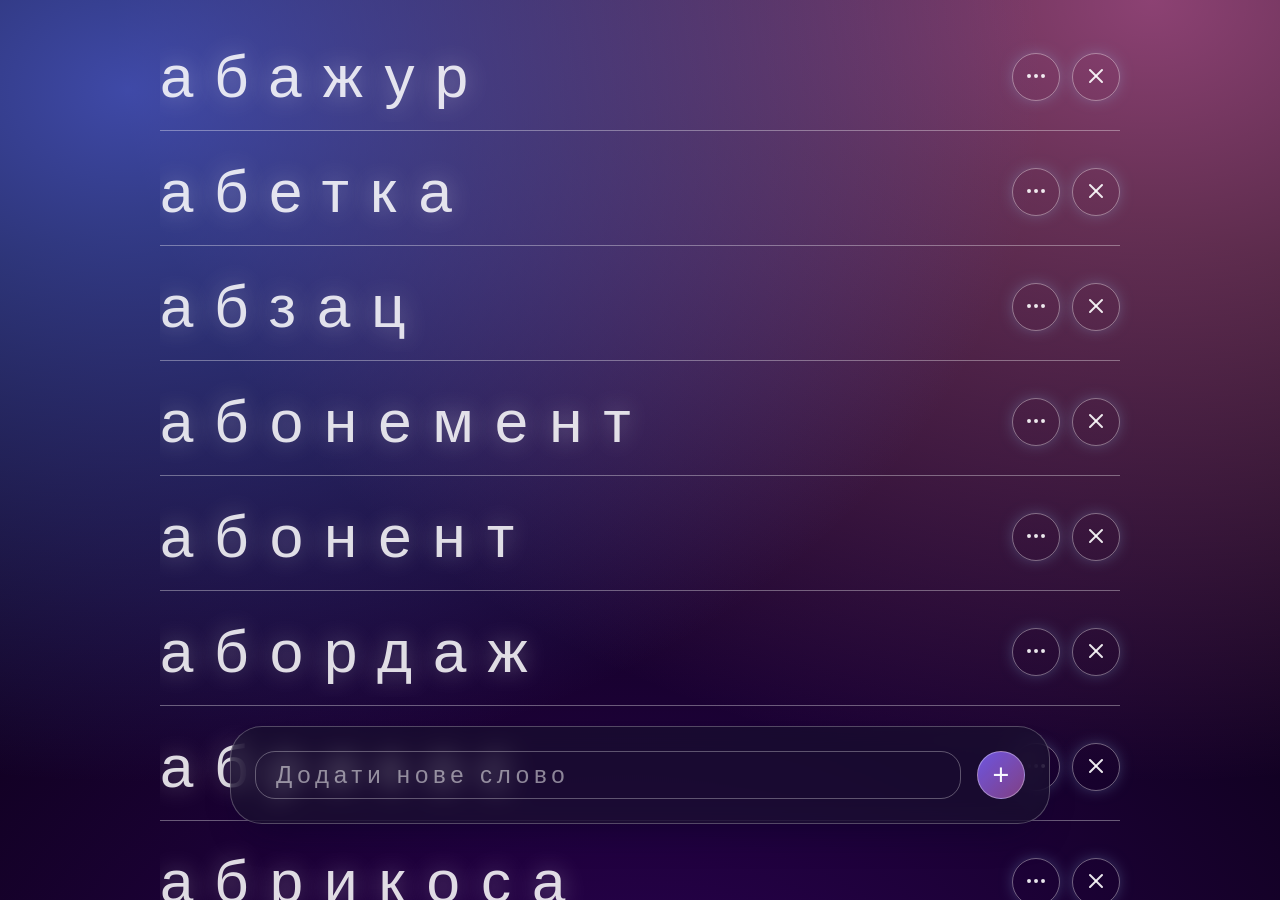
<file: admin.html>
<!DOCTYPE html>
<html lang="uk">

<head>
  <meta charset="UTF-8">
  <meta name="viewport" content="width=device-width, initial-scale=1.0, viewport-fit=cover">
  <!-- iOS otherwise reserves an opaque bar above the page; translucent lets the
       gradient run to the top edge, and the safe-area insets keep content clear -->
  <meta name="apple-mobile-web-app-capable" content="yes">
  <meta name="apple-mobile-web-app-status-bar-style" content="black-translucent">
  <meta name="theme-color" content="#03040e">
  <title>Alias — Слова</title>
  <link rel="stylesheet" href="styles.css">
  <link rel="manifest" href="manifest.json">
  <link rel="icon" href="favicon.ico" type="image/x-icon">
  <link rel="icon" href="favicon.png" type="image/png">
  <link rel="apple-touch-icon" href="apple-touch-icon.png">
</head>

<body class="words">
  <section>
    <ul id="words" data-empty-text="Такого слова ще немає"></ul>
    <form onsubmit="addWord(); return false;">
      <input id="newWord" placeholder="Додати нове слово" autocomplete="off" oninput="filterWords()">
      <button type="submit" aria-label="Додати слово">+</button>
    </form>
  </section>
  <dialog class="app-dialog" closedby="any" id="confirmDialog" aria-labelledby="confirmWord">
    <form method="dialog">
      <p id="confirmWord"></p>
      <span class="confirm-emoji" aria-hidden="true">🗑️</span>
      <menu>
        <button value="cancel" aria-label="Скасувати" autofocus>
          <svg xmlns="http://www.w3.org/2000/svg" width="26" height="26" viewBox="0 0 24 24" fill="none"
            stroke="currentColor" stroke-width="2.5" stroke-linecap="round" stroke-linejoin="round">
            <path d="M18 6l-12 12" />
            <path d="M6 6l12 12" />
          </svg>
        </button>
        <button value="delete" class="danger" aria-label="Видалити">
          <svg xmlns="http://www.w3.org/2000/svg" width="26" height="26" viewBox="0 0 24 24" fill="none"
            stroke="currentColor" stroke-width="2.5" stroke-linecap="round" stroke-linejoin="round">
            <path d="M5 12l5 5l10 -10" />
          </svg>
        </button>
      </menu>
    </form>
  </dialog>
  <dialog class="app-dialog" closedby="any" id="editDialog" aria-label="Змінити слово">
    <form method="dialog">
      <input id="editWord" autocomplete="off" aria-label="Нова назва слова">
      <menu>
        <button value="cancel" aria-label="Скасувати">
          <svg xmlns="http://www.w3.org/2000/svg" width="26" height="26" viewBox="0 0 24 24" fill="none"
            stroke="currentColor" stroke-width="2.5" stroke-linecap="round" stroke-linejoin="round">
            <path d="M18 6l-12 12" />
            <path d="M6 6l12 12" />
          </svg>
        </button>
        <button value="save" class="confirm" aria-label="Зберегти">
          <svg xmlns="http://www.w3.org/2000/svg" width="26" height="26" viewBox="0 0 24 24" fill="none"
            stroke="currentColor" stroke-width="2.5" stroke-linecap="round" stroke-linejoin="round">
            <path d="M5 12l5 5l10 -10" />
          </svg>
        </button>
      </menu>
    </form>
  </dialog>
  <dialog class="app-dialog" closedby="any" id="noticeDialog" aria-labelledby="noticeText">
    <form method="dialog">
      <span class="confirm-emoji" aria-hidden="true">⚠️</span>
      <p id="noticeText"></p>
      <menu>
        <button value="ok" class="confirm" aria-label="Зрозуміло" autofocus>
          <svg xmlns="http://www.w3.org/2000/svg" width="26" height="26" viewBox="0 0 24 24" fill="none"
            stroke="currentColor" stroke-width="2.5" stroke-linecap="round" stroke-linejoin="round">
            <path d="M5 12l5 5l10 -10" />
          </svg>
        </button>
      </menu>
    </form>
  </dialog>
  <script src="db.js"></script>
  <script src="admin.js"></script>
</body>

</html>
</file>
<file: styles.css>
:root {
  --bg-base: radial-gradient(130% 140% at 10% 10%, rgba(96, 112, 255, 0.65) 0%, rgba(0, 0, 0, 0) 55%),
    radial-gradient(140% 150% at 90% 0%, rgba(255, 119, 207, 0.55) 0%, rgba(0, 0, 0, 0) 58%),
    radial-gradient(160% 160% at 50% 120%, rgba(52, 0, 98, 0.8) 0%, rgba(0, 0, 0, 0.92) 65%);
  --bg-overlay: linear-gradient(160deg, rgba(12, 10, 40, 0.95) 0%, rgba(17, 12, 53, 0.7) 40%, rgba(5, 4, 18, 0.95) 100%);
  --glass-layer: linear-gradient(160deg, rgba(255, 255, 255, 0.22) 0%, rgba(255, 255, 255, 0.04) 55%, rgba(255, 255, 255, 0.01) 100%);
  --glass-fill: rgba(22, 14, 42, 0.45);
  --glass-border: rgba(255, 255, 255, 0.28);
  --glass-shadow: 0 28px 60px -24px rgba(11, 0, 35, 0.75);
  --text-primary: #f7f8ff;
  --text-secondary: rgba(235, 239, 255, 0.7);
  --accent: #9cd6ff;
  --radius-lg: 32px;
  --radius-md: 22px;
  --radius-pill: 999px;
  --transition: 280ms cubic-bezier(0.22, 1, 0.36, 1);
  --noise: url("data:image/svg+xml,%3Csvg xmlns='http://www.w3.org/2000/svg' width='160' height='160' viewBox='0 0 160 160'%3E%3Cfilter id='n'%3E%3CfeTurbulence type='fractalNoise' baseFrequency='0.8' numOctaves='4' stitchTiles='stitch'/%3E%3C/filter%3E%3Crect width='160' height='160' filter='url(%23n)' opacity='0.22'/%3E%3C/svg%3E");
}

* {
  box-sizing: border-box;
  margin: 0;
  padding: 0;
}

html,
body {
  height: 100%;
  /* the gradient backdrop reads as one surface, so no scrollbar interrupts it */
  scrollbar-width: none;
  /* stops the rubber-band bounce that exposes the page behind the gradient */
  overscroll-behavior: none;
}

html::-webkit-scrollbar,
body::-webkit-scrollbar {
  display: none;
}

body {
  font-family: "SF Pro Display", "SF Pro Text", "Helvetica Neue", Arial, sans-serif;
  line-height: 1.5;
  color: var(--text-secondary);
  background: #03040e;
}

body.liquid-theme {
  display: flex;
  align-items: center;
  justify-content: center;
  position: relative;
  overflow-x: hidden;
  min-height: 100vh;
  background-image: var(--bg-base), var(--bg-overlay);
  background-attachment: fixed;
}

/* the home screen is sized to fit, so any scroll is overscroll — lock both axes */
body.home-screen {
  overflow: hidden;
  height: 100vh;
  touch-action: pan-x pan-y;
}

body.liquid-theme::before,
body.liquid-theme::after {
  content: "";
  position: fixed;
  inset: 0;
  z-index: 0;
  pointer-events: none;
}

body.liquid-theme::before {
  background: radial-gradient(60% 60% at 50% 40%, rgba(255, 255, 255, 0.12) 0%, rgba(255, 255, 255, 0) 80%);
  mix-blend-mode: screen;
  opacity: 0.55;
}

body.liquid-theme::after {
  background-image: var(--noise);
  opacity: 0.18;
}

.background-orbs {
  position: fixed;
  inset: -10% -10% -30% -10%;
  z-index: 0;
  overflow: hidden;
}

.orb {
  position: absolute;
  border-radius: 50%;
  filter: blur(60px);
  opacity: 0.55;
  animation: orbFloat 18s ease-in-out infinite;
}

.orb-1 {
  width: 42vmax;
  height: 42vmax;
  top: -10vmax;
  left: -12vmax;
  background: radial-gradient(circle at 30% 30%, rgba(135, 196, 255, 0.8), rgba(50, 34, 157, 0));
}

.orb-2 {
  width: 36vmax;
  height: 36vmax;
  top: 40%;
  right: -10vmax;
  animation-delay: 3s;
  background: radial-gradient(circle at 70% 30%, rgba(255, 143, 244, 0.8), rgba(63, 0, 98, 0));
}

.orb-3 {
  width: 50vmax;
  height: 50vmax;
  bottom: -20vmax;
  left: 20%;
  animation-delay: 6s;
  background: radial-gradient(circle at 50% 50%, rgba(84, 201, 255, 0.65), rgba(12, 0, 40, 0));
}

.container {
  position: relative;
  z-index: 1;
  /* 640px keeps the two name fields at a comfortable reading measure; a full
     960px stretches each underline far past the words it holds */
  width: min(640px, 100%);
  display: flex;
  flex-direction: column;
  align-items: center;
  gap: clamp(1.75rem, 4vh, 3.5rem);
  /* fills the screen so the footer has a bottom to sit against */
  min-height: 100%;
  /* the safe-area insets belong on the inner column: padding on body would push
     it past the viewport and cut its background off above the home indicator */
  padding: calc(clamp(1.5rem, 3vw, 3.5rem) + env(safe-area-inset-top))
    calc(clamp(1.5rem, 3vw, 3.5rem) + env(safe-area-inset-right))
    calc(clamp(1.5rem, 3vw, 3.5rem) + env(safe-area-inset-bottom))
    calc(clamp(1.5rem, 3vw, 3.5rem) + env(safe-area-inset-left));
}

header {
  text-align: center;
  display: flex;
  flex-direction: column;
  gap: 1rem;
  align-items: center;
  margin-top: auto;
}

header img {
  /* scales with the viewport but never dominates: the panel below is the thing
     the user acts on, so the mark stays the second-largest element */
  width: clamp(180px, 42vw, 300px);
  max-width: 100%;
  height: auto;
  filter: drop-shadow(0 18px 35px rgba(23, 12, 64, 0.7));
  transition: transform var(--transition), filter var(--transition);
  cursor: default;
}

#logo {
  cursor: pointer;
}

#logo:hover {
  transform: translateY(-6px) scale(1.02);
  filter: drop-shadow(0 24px 45px rgba(129, 182, 255, 0.55));
}

.glass-panel {
  position: relative;
  width: 100%;
  padding: clamp(1.25rem, 4vw, 2rem);
  border-radius: var(--radius-lg);
  background: var(--glass-fill);
  border: 1px solid var(--glass-border);
  backdrop-filter: blur(32px) saturate(160%);
  box-shadow: var(--glass-shadow);
  overflow: hidden;
}

.glass-panel::before {
  content: "";
  position: absolute;
  inset: 1px;
  border-radius: calc(var(--radius-lg) - 1px);
  background: var(--glass-layer);
  opacity: 0.7;
  pointer-events: none;
}

.glass-panel::after {
  content: "";
  position: absolute;
  inset: 0;
  border-radius: inherit;
  background: radial-gradient(circle at 10% 10%, rgba(255, 255, 255, 0.2), transparent 55%);
  mix-blend-mode: screen;
  opacity: 0.25;
  pointer-events: none;
}

.glass-panel > * {
  position: relative;
  z-index: 1;
}

/* the two screens sit side by side on a snap track. the user never scrolls it
   directly — scroll-snap only guarantees each screen lands exactly in frame
   when a button calls scrollIntoView */
.screen-track {
  display: grid;
  grid-auto-flow: column;
  grid-auto-columns: 100%;
  width: 100%;
  overflow: hidden;
  scroll-snap-type: x mandatory;
  /* pairs with header's margin-top: auto to centre the logo + panel group in
     the space above the footer */
  margin-bottom: auto;
}

/* both screens share one implicit grid row, so the taller one sets the height
   for both and the slide reads as a single card moving */
.screen {
  scroll-snap-align: center;
  scroll-snap-stop: always;
  grid-row: 1;
}

.home-panel {
  display: flex;
  flex-direction: column;
  gap: clamp(1.5rem, 2.5vw, 2.5rem);
  align-items: center;
}

/* the actions block always reserves room for both buttons, so revealing
   "continue" never changes the card's height */
.home-actions {
  display: flex;
  flex-direction: column;
  gap: 0.75rem;
  width: 100%;
  margin-top: auto;
}

.matchup {
  display: grid;
  grid-template-columns: 1fr auto 1fr;
  align-items: start;
  gap: clamp(1rem, 2vw, 1.5rem);
  width: 100%;

  /* the score row belongs to a game in progress, so it is revealed by the
     same condition that reveals the continue button: a saved game exists.
     the seam keeps its grid column either way, so the two sides stay put.
     visibility rather than display, so the row always reserves its height */
  .score {
    visibility: hidden;
  }

  .matchup-seam .seam-colon,
  .matchup-seam::before {
    opacity: 0;
  }

  .score {
    font-size: clamp(2.5rem, 7vw, 4rem);
    font-weight: 700;
    line-height: 1;
    /* an empty score would collapse its line box and change the card height */
    min-height: 1em;
    color: var(--text-primary);
    font-variant-numeric: tabular-nums;
    letter-spacing: -0.02em;
  }

  .side-1 .score {
    text-shadow: 0 0 32px rgba(120, 160, 255, 0.55);
  }

  .side-2 .score {
    text-shadow: 0 0 32px rgba(255, 139, 244, 0.5);
  }
}

.matchup-side {
  display: flex;
  flex-direction: column;
  gap: 0.5rem;
  min-width: 0;

  &.side-2 {
    text-align: right;
  }
}

.matchup-seam {
  align-self: stretch;
  display: flex;
  align-items: center;
  justify-content: center;
  position: relative;
  padding: 0 clamp(0.25rem, 1vw, 0.75rem);
}

.matchup-seam::before {
  content: "";
  position: absolute;
  top: 0;
  bottom: 0;
  left: 50%;
  width: 1px;
  transform: translateX(-50%);
  background: linear-gradient(180deg,
      rgba(255, 255, 255, 0) 0%,
      rgba(255, 255, 255, 0.28) 30%,
      rgba(255, 255, 255, 0.28) 70%,
      rgba(255, 255, 255, 0) 100%);
}

.seam-colon {
  position: relative;
  font-size: clamp(2.5rem, 7vw, 4rem);
  font-weight: 700;
  line-height: 1;
  color: var(--text-secondary);
  /* align colon to the score row, not the full-height seam */
  align-self: flex-start;
}

/* an underline rather than a box: the label above already frames the field, so
   a second container would only add noise */
.matchup-side input {
  width: 100%;
  padding: 0.5rem 0.25rem;
  font-size: clamp(1.15rem, 2.5vw, 1.5rem);
  font-weight: 600;
  color: var(--text-primary);
  background: transparent;
  border: none;
  border-bottom: 1px solid rgba(255, 255, 255, 0.28);
  border-radius: 0;
  transition: border-color var(--transition), box-shadow var(--transition);
}

.matchup-side input::placeholder {
  font-weight: 400;
  font-size: 0.95rem;
  color: rgba(244, 246, 255, 0.4);
  letter-spacing: 0.05em;
  transition: color var(--transition);
}

.side-2 input {
  text-align: right;
}

.matchup-side input:focus {
  outline: none;
}

.matchup-side input:focus::placeholder {
  color: rgba(244, 246, 255, 0);
}

/* the underline thickens into each side's own colour on focus */
.side-1 input:focus {
  border-bottom-color: rgba(158, 208, 255, 0.9);
  box-shadow: 0 1px 0 0 rgba(158, 208, 255, 0.9), 0 12px 24px -18px rgba(127, 200, 255, 0.9);
}

.side-2 input:focus {
  border-bottom-color: rgba(255, 156, 246, 0.9);
  box-shadow: 0 1px 0 0 rgba(255, 156, 246, 0.9), 0 12px 24px -18px rgba(255, 139, 244, 0.85);
}

.button {
  position: relative;
  display: inline-flex;
  align-items: center;
  justify-content: center;
  gap: 0.5rem;
  padding: 0.85rem 2.4rem;
  border-radius: var(--radius-pill);
  border: 1px solid rgba(255, 255, 255, 0.28);
  background: linear-gradient(135deg, rgba(126, 99, 255, 0.8), rgba(255, 129, 235, 0.45));
  color: var(--text-primary);
  font-weight: 600;
  letter-spacing: 0.06em;
  text-transform: uppercase;
  cursor: pointer;
  /* the ring rests flush on the border; on press the border hands off to it */
  outline: 1px solid rgba(158, 134, 255, 0);
  outline-offset: 0;
  transition:
    box-shadow var(--transition),
    border-color 110ms ease-in,
    outline-color 170ms ease-out 110ms,
    outline-offset 280ms cubic-bezier(0.22, 1, 0.36, 1);
  box-shadow: 0 18px 40px -18px rgba(120, 200, 255, 0.6);
  backdrop-filter: blur(24px);
}

.button:hover {
  border-color: rgba(158, 134, 255, 0.9);
  box-shadow: 0 25px 45px -20px rgba(158, 134, 255, 0.75);
}

/* on press the border clears and the ring takes over, offset outward */
.button:active {
  border-color: rgba(158, 134, 255, 0);
  outline-color: rgba(158, 134, 255, 0.75);
  outline-offset: 5px;
}

/* both are primary actions in the same stack, so they share one width */
.start-btn,
#continueBtn {
  width: 100%;
}

/* hidden but still occupying its row, so the card keeps one height in both
   states and the two screens stay the same size */
#continueBtn {
  visibility: hidden;
}

/* a finished game shows its final score but offers no "continue" */
body[data-finished="true"] {
  .score {
    visibility: visible;
  }

  .matchup-seam .seam-colon,
  .matchup-seam::before {
    opacity: 1;
  }
}

/* a saved game is the single state that reveals the score row and the
   continue button; JS only records the state, CSS decides how it looks */
body[data-saved="true"] {
  #continueBtn {
    visibility: visible;
  }

  .score {
    visibility: visible;
  }

  .matchup-seam .seam-colon,
  .matchup-seam::before {
    opacity: 1;
  }
}

.footer-panel {
  padding: clamp(0.6rem, 1.2vw, 0.9rem) clamp(1.25rem, 3vw, 2rem);
  position: sticky;
  bottom: clamp(0.75rem, 2vw, 1.25rem);
  z-index: 2;
  display: flex;
  justify-content: space-between;
  align-items: center;
  gap: 1rem;
  color: var(--text-secondary);
  font-size: 0.95rem;
}

.footer-panel a {
  color: var(--accent);
  text-decoration: none;
  font-weight: 600;
  letter-spacing: 0.04em;
  transition: color var(--transition), text-shadow var(--transition);
}

.footer-panel a:hover {
  color: var(--text-primary);
  text-shadow: 0 0 18px rgba(156, 214, 255, 0.75);
}

/* the label is plain HTML; the count arrives as data-count once the dictionary
   loads, so the link never renders an empty pair of brackets */
#wordsLink[data-count]::after {
  content: " (" attr(data-count) ")";
}

.game-panel {
  display: flex;
  flex-direction: column;
  align-items: center;
  gap: clamp(1rem, 2.5vw, 1.75rem);
}

/* the panel is the card; the regions inside it are plain space */
.team-title {
  display: flex;
  justify-content: center;
  flex-wrap: nowrap;
  gap: 0.5rem;
  /* holds its line before the team name is set, so the card never grows.
     one line only — a wrapped long name would resize the card mid-game */
  min-height: 1.5em;
  white-space: nowrap;
  max-width: 100%;
  overflow: hidden;
  font-size: clamp(1.1rem, 2vw, 1.4rem);
  font-weight: 700;
  text-transform: uppercase;
  letter-spacing: 0.12em;
  color: var(--text-primary);
}

.word {
  display: flex;
  justify-content: center;
  align-items: center;
  width: 100%;
  /* the word slot holds its height while empty, so nothing shifts between
     turns or when the round is paused */
  flex: 1;
  min-height: clamp(5rem, 18vh, 9rem);
}

/* the word fades rather than blinking out when a turn pauses or ends */
.word p {
  transition: opacity var(--transition);
  font-size: clamp(2rem, 6vw, 3.5rem);
  color: var(--text-primary);
  font-weight: 700;
  letter-spacing: 0.1em;
  text-transform: uppercase;
  text-align: center;
  text-shadow: 0 0 40px rgba(255, 138, 244, 0.65);
}

.timer {
  transition: opacity var(--transition);
  font-size: clamp(2rem, 5vw, 3rem);
  line-height: 1;
  min-height: 1em;
  color: var(--accent);
  font-weight: 600;
  font-variant-numeric: tabular-nums;
  letter-spacing: 0.12em;
  text-shadow: 0 0 30px rgba(156, 214, 255, 0.7);
}

/* fades out but keeps its box, so nothing in the card shifts */
.is-hidden {
  opacity: 0;
  pointer-events: none;
}

/* the control button and the turn row are alternative states of one slot, so
   they are stacked in a single grid cell: while they crossfade neither steals
   width from the other, and no button changes size mid-transition */
.game-content {
  display: grid;
  width: 100%;
  margin-top: auto;
}

.game-content > * {
  grid-area: 1 / 1;
}

.turn-actions {
  display: flex;
  justify-content: center;
  gap: 1rem;
  width: 100%;
}

.game-content .button {
  min-height: 60px;
  /* fades with the rest of the row rather than appearing abruptly; the outline
     timings are the shared press handoff */
  transition: opacity var(--transition), border-color 110ms ease-in,
    outline-color 170ms ease-out 110ms,
    outline-offset 280ms cubic-bezier(0.22, 1, 0.36, 1);
}

/* the round-control button spans the row on its own */
#beginContinuedbtn {
  flex: 1;
}

/* skip on the left, next on the right — each carries only its icon */
.icon-button {
  flex: 1;
  display: grid;
  place-items: center;
  padding: 0;
}

.icon-button.skip {
  background: linear-gradient(135deg, rgba(60, 48, 92, 0.9), rgba(92, 74, 126, 0.7));
}

.icon-button.next {
  background: linear-gradient(135deg, rgba(126, 99, 255, 0.9), rgba(255, 129, 235, 0.6));
}

/* pause is a fixed circle in the middle: the same size and position whether it
   reads as pause or resume, so toggling never shifts the row */
.icon-button.pause {
  flex: 0 0 60px;
  width: 60px;
  height: 60px;
  min-width: 60px;
  min-height: 60px;
  padding: 0;
  border-radius: 50%;
  aspect-ratio: 1;
  background: linear-gradient(135deg, rgba(48, 40, 78, 0.9), rgba(74, 62, 106, 0.7));
}

/* both icons occupy the same grid cell, so swapping them cannot resize the button */
.icon-button.pause svg {
  grid-area: 1 / 1;
}

.icon-button.pause .resume-icon {
  display: none;
}

.icon-button.pause.is-paused .pause-icon {
  display: none;
}

.icon-button.pause.is-paused .resume-icon {
  display: block;
}

/* the results dialog reuses .app-dialog wholesale; only the score list is its
   own, and it is a touch wider to fit two team names */
.app-dialog.results {
  width: min(460px, calc(100% - 2rem));
}

.results-scores {
  display: flex;
  flex-direction: column;
  gap: 0.6rem;
  width: 100%;
}

.results-row {
  display: flex;
  justify-content: space-between;
  align-items: baseline;
  gap: 1rem;
  padding-bottom: 0.6rem;
  border-bottom: 1px solid rgba(255, 255, 255, 0.12);
  font-size: 1.25rem;
  color: var(--text-secondary);

  &:last-child {
    border-bottom: none;
  }
}

/* the winner carries the weight; the runner-up stays quiet */
.results-row.winner {
  font-size: 1.6rem;
  font-weight: 700;
  color: var(--text-primary);
  text-shadow: 0 0 30px rgba(156, 214, 255, 0.55);
}

@keyframes orbFloat {
  0%,
  100% {
    transform: translate3d(0, 0, 0) scale(1);
  }
  50% {
    transform: translate3d(1.5vmax, -1.5vmax, 0) scale(1.05);
  }
}

@media (max-width: 768px) {
  body.liquid-theme {
    padding: clamp(1rem, 4vw, 2rem);
  }

  .button {
    padding: 0.8rem 1.8rem;
    font-size: 0.85rem;
  }

  .game-content {
    grid-template-columns: 1fr;
  }

  .matchup {
    gap: 0.5rem;
  }

  .score,
  .seam-colon {
    font-size: clamp(2rem, 11vw, 3rem);
  }

  .footer-panel {
    flex-direction: column;
  }
}

/* Admin page */

body.words {
  font-size: 5rem;
  display: flex;
  flex-direction: column;
  align-items: center;
  justify-content: center;
  width: 100%;
  height: 100vh;
  /* only the section scrolls; the page itself never does */
  overflow: hidden;
  background-image: var(--bg-base), var(--bg-overlay);
  background-attachment: fixed;
  color: var(--text-primary);

  /* the scroll container spans the full width so a drag anywhere on screen
     scrolls the list rather than the page; padding recreates the inset that
     a narrower section used to give */
  section {
    height: 100vh;
    width: 100%;
    overflow-y: auto;
    overscroll-behavior: contain;
    display: flex;
    flex-direction: column;
    align-items: center;
    padding: calc(2rem + env(safe-area-inset-top)) max(1.5rem, calc((100% - 960px) / 2))
      calc(4rem + env(safe-area-inset-bottom));
    gap: 1.5rem;
    scrollbar-width: none;

    &::-webkit-scrollbar {
      display: none;
    }
  }

  ul {
    list-style-type: none;
    width: 100%;
    padding: 0;
    margin: 0;
    display: flex;
    flex-direction: column;
    gap: 1rem;
    /* claims the free space so a short (or filtered) list still pushes the
       add form to the bottom instead of leaving it stranded mid-page */
    flex: 1 0 auto;
  }

  /* an empty result is the useful answer here: the word is not in the list yet */
  /* the copy lives in the markup, so it stays translatable and out of the CSS */
  ul[data-empty="true"]::after {
    content: attr(data-empty-text);
    align-self: center;
    flex: none;
    padding: 3rem 1rem;
    font-size: clamp(1.5rem, 3vw, 2.25rem);
    text-align: center;
    letter-spacing: 0.05em;
    color: var(--text-secondary);
  }

  /* li sets display: grid, which would otherwise beat [hidden]'s display: none */
  li[hidden] {
    display: none;
  }

  /* a freshly added word lands anywhere in the sorted list, so it announces
     itself with a double pop instead of relying on the scroll alone */
  li.is-new p {
    animation: wordPop 900ms ease-in-out 2;
    transform-origin: left center;
  }

  li {
    display: grid;
    /* the buttons keep their intrinsic size and stay paired at the right edge */
    grid-template-columns: 1fr auto auto;
    gap: 0.75rem;
    align-items: center;
    border-bottom: rgba(255, 255, 255, 0.35) 1px solid;
    padding-bottom: 0.5rem;

    &:last-child {
      border-bottom: none;
    }
  }

  li p {
    color: rgba(255, 255, 255, 0.85);
    text-shadow: 0 0 24px rgba(255, 255, 255, 0.35);
    letter-spacing: 0.35em;
    font-size: clamp(2.5rem, 5vw, 3.75rem);
    max-width: 100%;
    white-space: nowrap;
    overflow: hidden;
    text-overflow: ellipsis;
  }

  li button {
    background-color: transparent;
    font-size: 2rem;
    color: rgba(255, 255, 255, 0.9);
    height: 48px;
    width: 48px;
    border-radius: 50%;
    border: 1px solid rgba(255, 255, 255, 0.38);
    box-shadow: 0 0 18px -6px rgba(156, 214, 255, 0.6);
    cursor: pointer;
    outline: 1px solid rgba(158, 134, 255, 0);
    outline-offset: 0;
    transition:
      background-color var(--transition),
      box-shadow var(--transition),
      border-color 110ms ease-in,
      outline-color 170ms ease-out 110ms,
      outline-offset 280ms cubic-bezier(0.22, 1, 0.36, 1);

    &:hover {
      background-color: rgba(255, 255, 255, 0.1);
      border-color: rgba(158, 134, 255, 0.7);
      box-shadow: 0 12px 28px -14px rgba(158, 134, 255, 0.75);
    }

    /* on press the border clears and the ring takes over, offset outward */
    &:active {
      border-color: rgba(158, 134, 255, 0);
      outline-color: rgba(158, 134, 255, 0.75);
      outline-offset: 5px;
    }

    &:focus-visible {
      outline-color: rgba(158, 134, 255, 0.75);
      outline-offset: 4px;
    }
  }

  section form {
    position: sticky;
    bottom: 0.75rem;
    width: min(820px, 100%);
    padding: 1.5rem;
    border-radius: var(--radius-lg);
    background: rgba(24, 18, 46, 0.6);
    border: 1px solid rgba(255, 255, 255, 0.25);
    box-shadow: 0 20px 40px -24px rgba(10, 0, 40, 0.8);
    backdrop-filter: blur(12px);
    display: grid;
    /* the button keeps its intrinsic 48px, the input takes the rest */
    grid-template-columns: 1fr auto;
    column-gap: 1rem;
    align-items: center;
    /* rises into place once the list behind it has painted */
    animation: form-rise 420ms cubic-bezier(0.22, 1, 0.36, 1) 120ms both;
  }

  section input {
    height: 48px;
    width: 100%;
    background-color: transparent;
    border-radius: 20px;
    border: 1px solid rgba(255, 255, 255, 0.3);
    padding: 0 1.25rem;
    font-size: 1.5rem;
    color: var(--text-primary);
    /* the ring starts flush on the border. on press the two edges hand off in
       sequence rather than crossfading: the border clears first, then the ring
       arrives — so only one line is ever at full strength */
    outline: 1px solid rgba(158, 134, 255, 0);
    outline-offset: 0;
    transition:
      border-color 110ms ease-in,
      outline-color 170ms ease-out 110ms,
      outline-offset 280ms cubic-bezier(0.22, 1, 0.36, 1);

    &::placeholder {
      color: rgba(255, 255, 255, 0.5);
      letter-spacing: 0.2em;
      transition: color var(--transition);
    }

    /* the prompt has done its job once the field is focused */
    &:focus::placeholder {
      color: rgba(255, 255, 255, 0);
    }

    &:focus {
      /* picks up the violet of the adjacent + button, so the two controls
         read as one pair rather than borrowing the blue link color */
      border-color: rgba(158, 134, 255, 0.85);
      outline-color: rgba(158, 134, 255, 0.5);
    }

    /* pressed state: the border has cleared and the ring carries the edge */
    &:active {
      border-color: rgba(158, 134, 255, 0);
      outline-color: rgba(158, 134, 255, 0.75);
      outline-offset: 5px;
    }
  }

  section form button {
    background: linear-gradient(135deg, rgba(126, 99, 255, 0.85), rgba(255, 129, 235, 0.45));
    border: 1px solid rgba(255, 255, 255, 0.35);
    border-radius: 50%;
    color: var(--text-primary);
    height: 48px;
    width: 48px;
    flex: none;
    display: grid;
    place-items: center;
    line-height: 1;
    font-size: 1.8rem;
    cursor: pointer;
    outline: 1px solid rgba(158, 134, 255, 0);
    outline-offset: 0;
    transition:
      filter var(--transition),
      border-color 110ms ease-in,
      outline-color 170ms ease-out 110ms,
      outline-offset 280ms cubic-bezier(0.22, 1, 0.36, 1);

    &:hover {
      filter: brightness(1.15);
      border-color: rgba(255, 255, 255, 0.6);
    }

    /* on press the border clears and the ring takes over, offset outward */
    &:active {
      border-color: rgba(255, 255, 255, 0);
      outline-color: rgba(158, 134, 255, 0.75);
      outline-offset: 5px;
    }

    &:focus-visible {
      outline-color: rgba(158, 134, 255, 0.75);
      outline-offset: 5px;
    }
  }
}

.app-dialog {
  /* body.words is a flex container, so the dialog is centred against the
     viewport instead — translate keeps the closing scale from re-resolving
     flex centring and drifting sideways. the translate is part of the
     transition, so the open/closed states must both carry it. */
  position: fixed;
  top: 50%;
  left: 50%;
  margin: 0;
  height: fit-content;
  max-height: calc(100% - 2rem);
  /* showModal focuses the dialog itself, which would draw the UA focus ring */
  outline: none;
  /* nothing here is content to copy — it is all labels and controls */
  user-select: none;
  width: min(420px, calc(100% - 2rem));
  padding: 2rem;
  border: 1px solid var(--glass-border);
  border-radius: var(--radius-lg);
  background: rgba(24, 18, 46, 0.85);
  box-shadow: var(--glass-shadow);
  backdrop-filter: blur(32px) saturate(160%);
  color: var(--text-primary);
  /* body.words sets 5rem for the word list, so reset to a readable base */
  font-size: 1rem;
  line-height: 1.5;
  /* the centring transform is the SAME in every state. translate(-50%) resolves
     against the unscaled width, so composing a scale with it drifts the box
     sideways as it shrinks — the scale lives on the inner form instead. */
  transform: translate(-50%, -50%);
  /* closed state */
  opacity: 0;
  transition:
    opacity var(--transition),
    overlay var(--transition) allow-discrete,
    display var(--transition) allow-discrete;

  /* the dialog's own form carries no panel styling — the dialog is the panel */
  form {
    /* the dialog is a flex container, so the form would otherwise shrink-wrap
       to its content and sit off-centre */
    width: 100%;
    display: flex;
    flex-direction: column;
    align-items: center;
    gap: 1rem;
    transform: translateY(12px) scale(0.97);
    transition: transform var(--transition);
  }

  .confirm-emoji {
    display: block;
    font-size: 3rem;
    line-height: 1;
  }

  /* the word or message is the one thing the user must read */
  p {
    max-width: 100%;
    font-size: 1.6rem;
    font-weight: 600;
    text-align: center;
    color: var(--text-primary);
    overflow: hidden;
    text-overflow: ellipsis;
    white-space: nowrap;
  }

  /* a message wraps; a single word does not */
  #noticeText {
    font-size: 1.15rem;
    white-space: normal;
  }

  input {
    width: 100%;
    height: 52px;
    padding: 0 1.25rem;
    font-size: 1.15rem;
    text-align: center;
    color: var(--text-primary);
    border-radius: var(--radius-pill);
    border: 1px solid rgba(255, 255, 255, 0.22);
    background: rgba(12, 8, 33, 0.55);
    outline: 1px solid rgba(158, 134, 255, 0);
    outline-offset: 0;
    transition:
      border-color 110ms ease-in,
      outline-color 170ms ease-out 110ms,
      outline-offset 280ms cubic-bezier(0.22, 1, 0.36, 1);

    &:focus {
      border-color: rgba(158, 134, 255, 0.85);
      outline-color: rgba(158, 134, 255, 0.5);
    }

    &:active {
      border-color: rgba(158, 134, 255, 0);
      outline-color: rgba(158, 134, 255, 0.75);
      outline-offset: 5px;
    }
  }

  /* the tremble runs only while the dialog is open, so it never competes with
     the closing transform */
  &#confirmDialog[open] #confirmWord,
  &#confirmDialog:open #confirmWord {
    /* the word trembles above the bin it is about to fall into */
    animation: word-shake 1.4s ease-in-out infinite;
  }

  menu {
    display: flex;
    justify-content: center;
    gap: 1rem;
    margin: 0.5rem 0 0;
    padding: 0;
  }

  menu button {
    display: grid;
    place-items: center;
    /* fixed square box: flex must not stretch it and content must not grow it */
    flex: 0 0 56px;
    box-sizing: border-box;
    height: 56px;
    width: 56px;
    min-width: 56px;
    aspect-ratio: 1;
    padding: 0;
    font-size: 1rem;
    line-height: 0;
    color: var(--text-primary);
    border-radius: 50%;
    border: 1px solid rgba(255, 255, 255, 0.25);
    background: rgba(255, 255, 255, 0.06);
    cursor: pointer;
    outline: 1px solid rgba(158, 134, 255, 0);
    outline-offset: 0;
    transition:
      background var(--transition),
      border-color 110ms ease-in,
      outline-color 170ms ease-out 110ms,
      outline-offset 280ms cubic-bezier(0.22, 1, 0.36, 1);

    &:hover {
      background: rgba(255, 255, 255, 0.12);
      border-color: rgba(158, 134, 255, 0.7);
    }

    /* on press the border clears and the ring takes over, offset outward */
    &:active {
      border-color: rgba(158, 134, 255, 0);
      outline-color: rgba(158, 134, 255, 0.75);
      outline-offset: 5px;
    }

    &:focus-visible {
      outline-color: rgba(158, 134, 255, 0.75);
      outline-offset: 4px;
    }
  }

  /* delete is destructive, so it carries the warm accent */
  menu .danger {
    border-color: rgba(255, 139, 244, 0.45);
    background: rgba(255, 139, 244, 0.16);

    &:hover {
      background: rgba(255, 139, 244, 0.28);
      border-color: rgba(255, 139, 244, 0.7);
    }

    /* must restate the handoff, or the hover border above wins during a press */
    &:active {
      border-color: rgba(255, 139, 244, 0);
      outline-color: rgba(255, 139, 244, 0.8);
    }
  }

  /* the affirmative action, in the palette's violet rather than the warm accent */
  menu .confirm {
    border-color: rgba(158, 134, 255, 0.5);
    background: rgba(158, 134, 255, 0.2);

    &:hover {
      background: rgba(158, 134, 255, 0.32);
      border-color: rgba(158, 134, 255, 0.75);
    }
  }
}

@keyframes form-rise {
  from {
    opacity: 0;
    transform: translateY(calc(100% + 0.75rem));
  }

  to {
    opacity: 1;
    transform: translateY(0);
  }
}

/* short rattle, then a long pause — a constant shake reads as a loading state */
@keyframes word-shake {

  0%,
  60%,
  100% {
    transform: translateX(0) rotate(0deg);
  }

  65% {
    transform: translateX(-4px) rotate(-2.5deg);
  }

  72% {
    transform: translateX(3px) rotate(2deg);
  }

  79% {
    transform: translateX(-2.5px) rotate(-1.5deg);
  }

  86% {
    transform: translateX(2px) rotate(1deg);
  }

  93% {
    transform: translateX(-1px) rotate(-0.5deg);
  }
}

@media (prefers-reduced-motion: reduce) {
  .app-dialog #confirmWord {
    animation: none;
  }
}

.app-dialog[open],
.app-dialog:open {
  opacity: 1;
}

.app-dialog[open] form,
.app-dialog:open form {
  transform: translateY(0) scale(1);
}

/* must follow the open rule to take effect */
@starting-style {

  .app-dialog[open],
  .app-dialog:open {
    opacity: 0;
  }

  .app-dialog[open] form,
  .app-dialog:open form {
    transform: translateY(12px) scale(0.97);
  }
}

.app-dialog::backdrop {
  background: rgba(6, 2, 20, 0);
  backdrop-filter: blur(0px);
  transition:
    background var(--transition),
    backdrop-filter var(--transition),
    overlay var(--transition) allow-discrete,
    display var(--transition) allow-discrete;
}

/* [open] alongside :open — the attribute selector has the wider support */
.app-dialog[open]::backdrop,
.app-dialog:open::backdrop {
  background: rgba(6, 2, 20, 0.65);
  backdrop-filter: blur(8px);
}

@starting-style {

  .app-dialog[open]::backdrop,
  .app-dialog:open::backdrop {
    background: rgba(6, 2, 20, 0);
    backdrop-filter: blur(0px);
  }
}

/* Admin page — phones */
@media (max-width: 768px) {
  body.words {
    section {
      padding: calc(1rem + env(safe-area-inset-top)) 1rem calc(2rem + env(safe-area-inset-bottom));
      gap: 1rem;
    }

    ul {
      gap: 0.5rem;
    }

    li {
      /* the icon buttons shrink, so the word keeps as much room as possible */
      gap: 0.4rem;
      padding-bottom: 0.35rem;
    }

    li p {
      /* 0.35em tracking is what forced words to truncate on narrow screens */
      font-size: clamp(1.5rem, 7vw, 2.25rem);
      letter-spacing: 0.12em;
    }

    li button {
      height: 40px;
      width: 40px;

      svg {
        width: 20px;
        height: 20px;
      }
    }

    ul[data-empty="true"]::after {
      font-size: clamp(1.15rem, 5vw, 1.6rem);
      padding: 2rem 0.5rem;
    }

    section form {
      padding: 0.75rem;
      column-gap: 0.5rem;
      border-radius: var(--radius-md);
    }

    section input {
      height: 44px;
      /* 16px minimum, or iOS zooms the page on focus */
      font-size: 1rem;
      padding: 0 1rem;

      &::placeholder {
        letter-spacing: 0.08em;
      }
    }

    section form button {
      height: 44px;
      width: 44px;
      font-size: 1.5rem;
    }
  }

  .app-dialog {
    padding: 1.5rem;

    p {
      font-size: 1.3rem;
    }

    #noticeText {
      font-size: 1.05rem;
    }

    .confirm-emoji {
      font-size: 2.5rem;
    }

    input {
      height: 48px;
      /* 16px minimum, or iOS zooms the page on focus */
      font-size: 1rem;
    }

    menu button {
      flex: 0 0 50px;
      height: 50px;
      width: 50px;
      min-width: 50px;
    }
  }
}

/* starts and ends at rest, so the two runs read as one continuous swell rather
   than a jump back to the start between them */
@keyframes wordPop {
  0% { transform: scale(1); }
  50% { transform: scale(1.08); }
  100% { transform: scale(1); }
}
</file>
